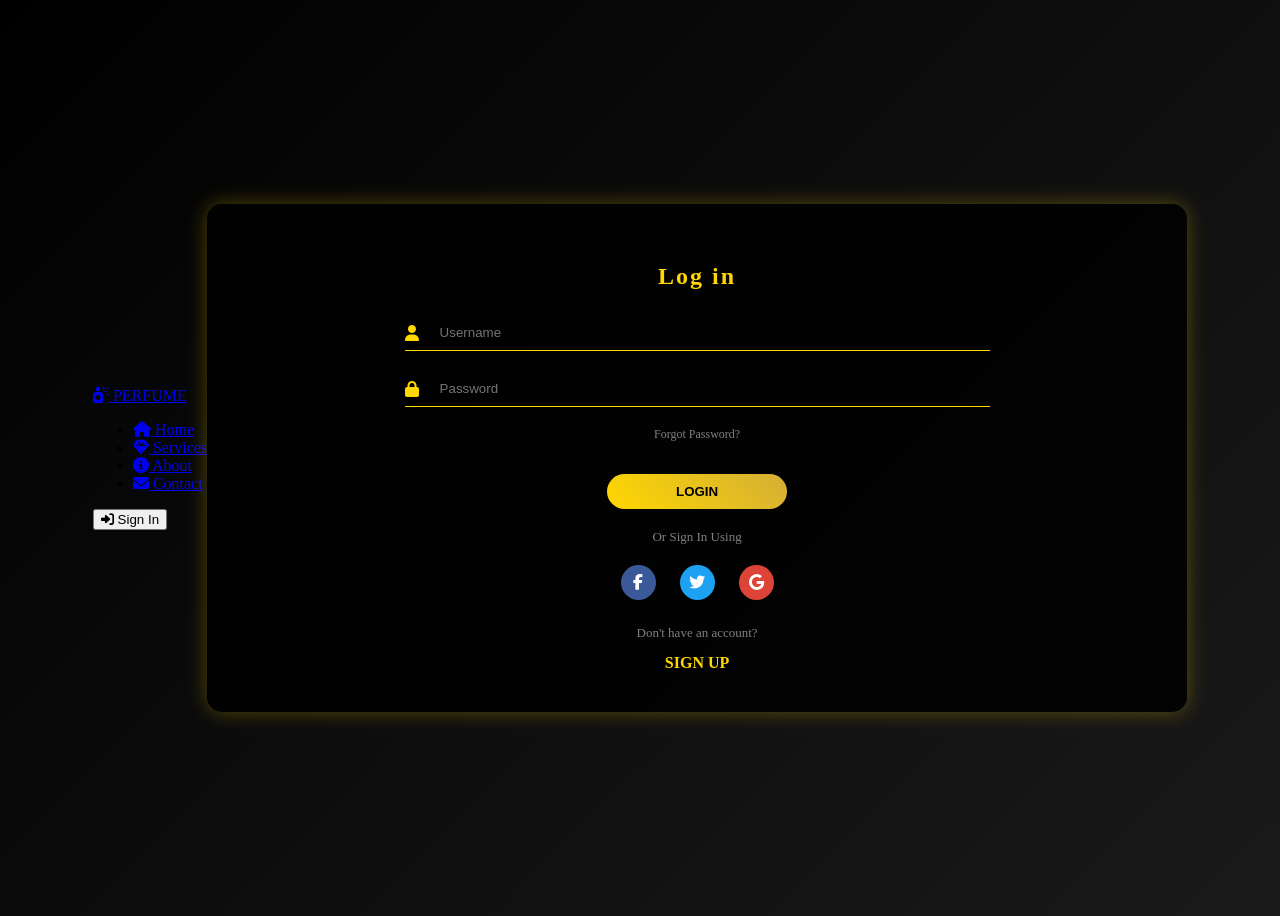
<file: index00.html>
<!DOCTYPE html>
<html lang="en">
<head>
  <meta charset="UTF-8">
  <title>Luxury Login</title>

  <!-- Font Awesome -->
  <link rel="stylesheet" href="https://cdnjs.cloudflare.com/ajax/libs/font-awesome/6.5.0/css/all.min.css">

  <link rel="stylesheet" href="style00.css">
</head>
<body>
       <header>
    <nav class="navbar">
  
      <a href="#" class="logo">
        <i class="fa-solid fa-spray-can-sparkles"></i> PERFUME
      </a>
    
      <ul class="nav-links">
        <li><a href="index1.html"><i class="fa-solid fa-house"></i> Home</a></li>
        <li><a href="index.html"><i class="fa-solid fa-gem"></i>  Services</a></li>
        <li><a href="index000.html"><i class="fa-solid fa-circle-info"></i> About</a></li>
        <li><a href="index4.html"><i class="fa-solid fa-envelope"></i> Contact</a></li>
      </ul>
    
      <div class="auth-buttons">
        <a href="index00.html" class="btn-outline">
          <button class="btn-gold">
            <i class="fa-solid fa-right-to-bracket"></i> Sign In
          </button>
        </a>
        
        
      </div>
    
    </nav>
  </header>


<div class="container">
  <div class="login-box">

    <h2>Log in</h2>

    <!-- Username -->
    <div class="input-box">
      <i class="fa-solid fa-user"></i>
      <input type="text" placeholder="Username">
    </div>

    <!-- Password -->
    <div class="input-box">
      <i class="fa-solid fa-lock"></i>
      <input type="password" placeholder="Password">
      
    </div>

    <p class="forgot">Forgot Password?</p>

    <!-- Button -->
    <button class="login-btn">LOGIN</button>

    <p class="or">Or Sign In Using</p>

    <!-- Social -->
    <div class="social">
      <i class="fa-brands fa-facebook-f"></i>
      <i class="fa-brands fa-twitter"></i>
      <i class="fa-brands fa-google"></i>
    </div>

    <p class="signup-text">Don't have an account?</p>
    <a href="#" class="signup">SIGN UP</a>

  </div>
</div>

</body>
</html>
</file>
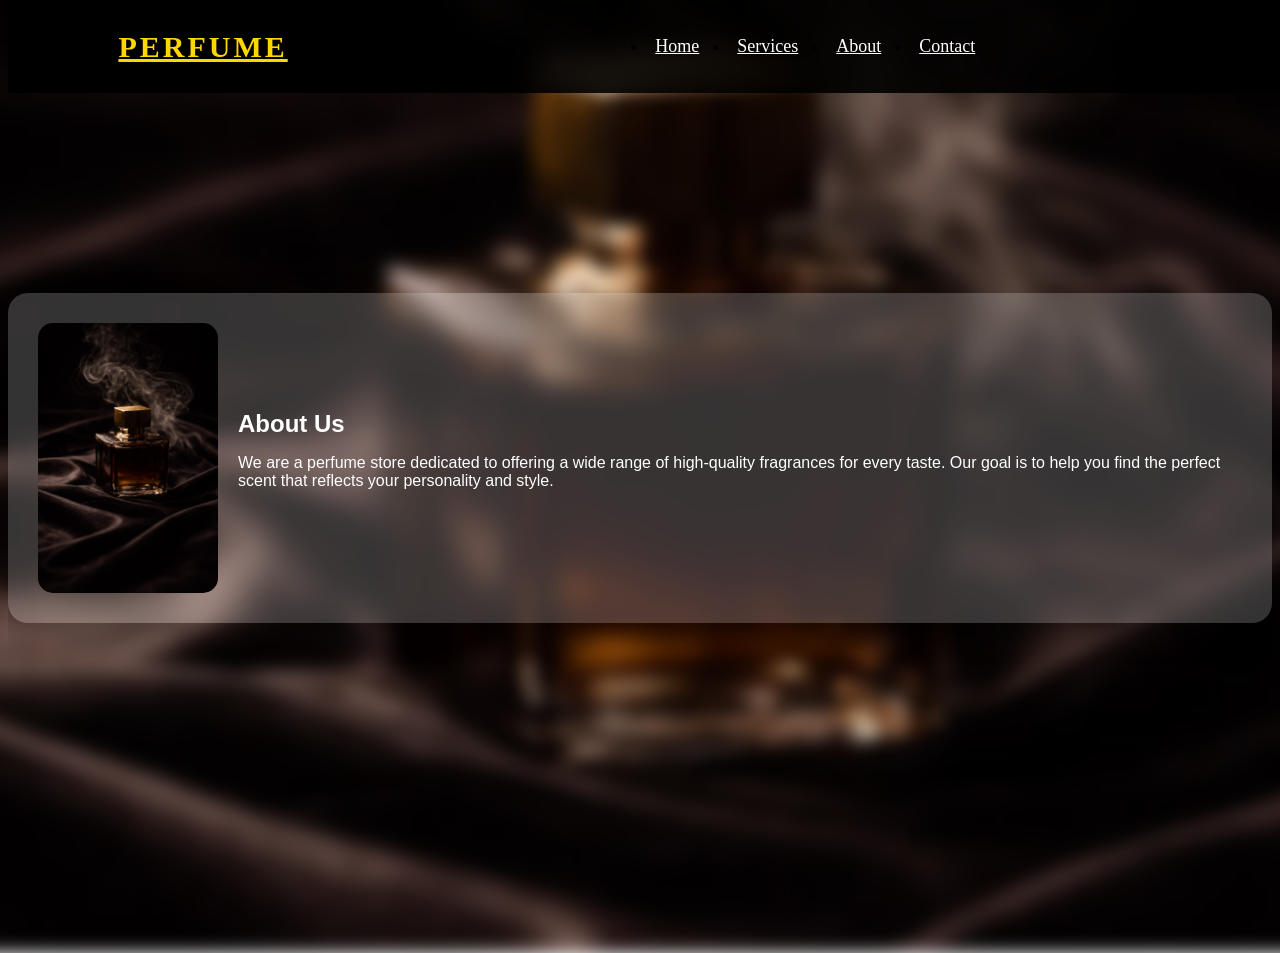
<file: index000.html>
<!DOCTYPE html>
<html>
<head>
    <link rel="stylesheet" href="styl000.css">
</head>
<body>
  <header>
    <nav class="navbar">
  
      <a href="#" class="logo">
        <i class="fa-solid fa-spray-can-sparkles"></i> PERFUME
      </a>
    
      <ul class="nav-links">
        <li><a href="index1.html"><i class="fa-solid fa-house"></i> Home</a></li>
        <li><a href="index.html"><i class="fa-solid fa-gem"></i>  Services</a></li>
        <li><a href="index000.html"><i class="fa-solid fa-circle-info"></i> About</a></li>
        <li><a href="index4.html"><i class="fa-solid fa-envelope"></i> Contact</a></li>
      </ul>
    
      <div class="auth-buttons">
        <a href="index00.html" class="btn-outline">
          <button class="btn-gold">
            <i class="fa-solid fa-right-to-bracket"></i> Sign In
          </button>
        </a>
        
        
      </div>
    
    </nav>
  </header>

<div class="aboutus">
<div class="aboutuspage"></div>


<div class="aboutuscontainer">


 
<img class="aboutusimage" src="kkk.jpeg">


<div style="color:white;">
  <h2 style="margin:0;">About Us</h2>
  <p>We are a perfume store dedicated to offering a wide range of high-quality 
    fragrances for every taste. Our goal is to help 
    you find the perfect scent that
    reflects your personality and style.</p>
</div>

</div>
</div>

</body>
</html>
</file>
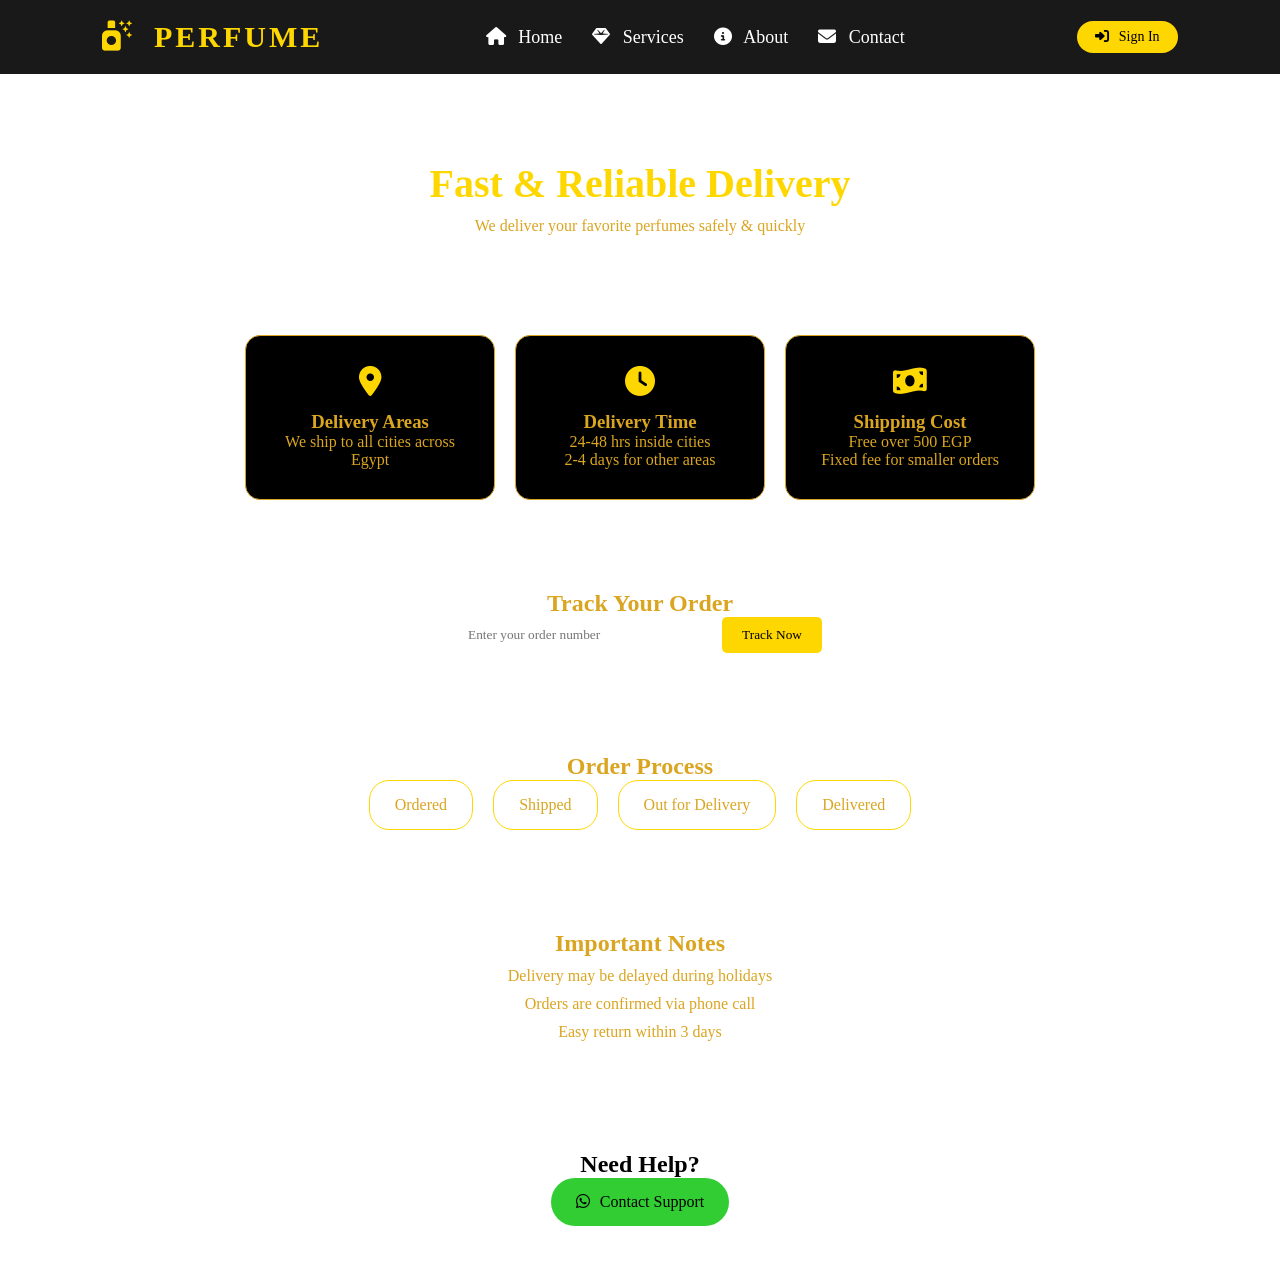
<file: index3.html>
<!DOCTYPE html>
<html lang="en">
<head>
    <meta charset="UTF-8">
    <title>Delivery</title>
    <link rel="stylesheet" href="style3.css">
    <link rel="stylesheet" href="https://cdnjs.cloudflare.com/ajax/libs/font-awesome/6.5.0/css/all.min.css">
</head>
<body>
          <header>
    <nav class="navbar">
  
      <a href="#" class="logo">
        <i class="fa-solid fa-spray-can-sparkles"></i> PERFUME
      </a>
    
      <ul class="nav-links">
        <li><a href="index1.html"><i class="fa-solid fa-house"></i> Home</a></li>
        <li><a href="index.html"><i class="fa-solid fa-gem"></i>  Services</a></li>
        <li><a href="index000.html"><i class="fa-solid fa-circle-info"></i> About</a></li>
        <li><a href="index4.html"><i class="fa-solid fa-envelope"></i> Contact</a></li>
      </ul>
    
      <div class="auth-buttons">
        <a href="index00.html" class="btn-outline">
          <button class="btn-gold">
            <i class="fa-solid fa-right-to-bracket"></i> Sign In
          </button>
        </a>
        
        
      </div>
    
    </nav>
  </header>

    <section class="header">
        <h1>Fast & Reliable Delivery</h1>
        <p>We deliver your favorite perfumes safely & quickly</p>
    </section>
    <section class="cards">
      <div class="card">
            <i class="fas fa-map-marker-alt"></i>
            <h3>Delivery Areas</h3>
            <p>We ship to all cities across Egypt</p>
       </div>
        <div class="card">
            <i class="fas fa-clock"></i>
            <h3>Delivery Time</h3>
            <p>24-48 hrs inside cities<br>2-4 days for other areas</p>
        </div>
        <div class="card">
            <i class="fas fa-money-bill-wave"></i>
            <h3>Shipping Cost</h3>
            <p>Free over 500 EGP<br>Fixed fee for smaller orders</p>
        </div>
    </section>
    <section class="track">
        <h2>Track Your Order</h2>
        <input type="text" placeholder="Enter your order number">
        <button>Track Now</button>
    </section>
    <section class="timeline">
        <h2>Order Process</h2>
        <div class="steps">
            <div class="step">Ordered</div>
            <div class="step">Shipped</div>
            <div class="step">Out for Delivery</div>
            <div class="step">Delivered</div>
        </div>
    </section>
    <section class="notes">
        <h2>Important Notes</h2>
        <ul>
            <li>Delivery may be delayed during holidays</li>
            <li>Orders are confirmed via phone call</li>
            <li>Easy return within 3 days</li>
        </ul>
    </section>
    <section class="contact">
        <h2>Need Help?</h2>
        <button class="whatsapp">
        <i class="fab fa-whatsapp"></i> Contact Support
        </button>
    </section>

</body>
</html>
</file>
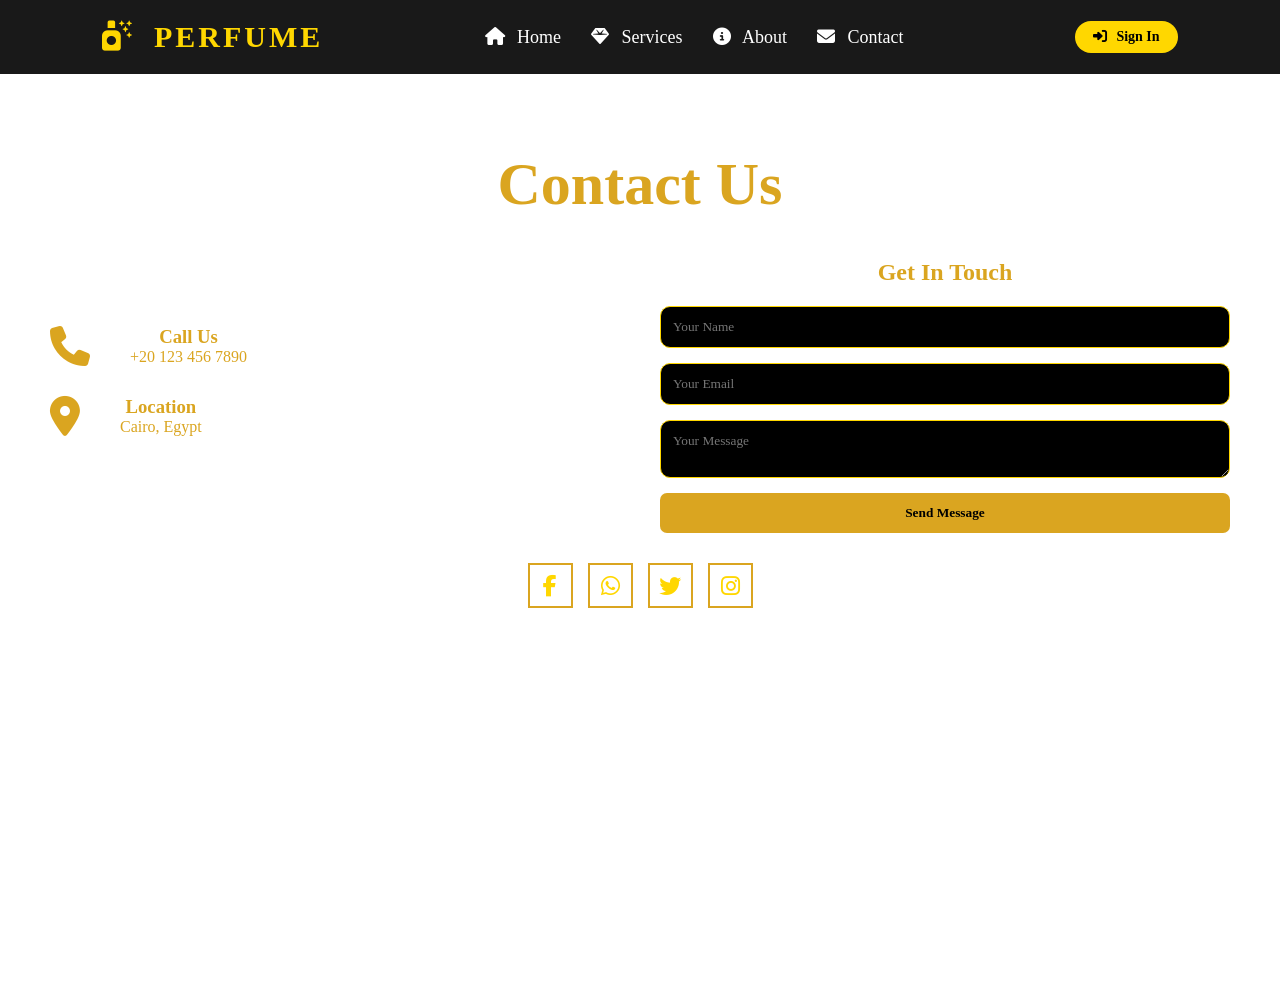
<file: index4.html>
<!DOCTYPE html>

<html>
<head>
  <meta http-equiv="CONTENT-TYPE" content="text/html; charset=UTF-8">
  <title>Contact Page</title>
  <link rel="stylesheet" href="style4.css">
  <link rel="stylesheet" href="https://cdnjs.cloudflare.com/ajax/libs/font-awesome/6.4.0/css/all.min.css">
</head>
<body>
         <header>
    <nav class="navbar">
  
      <a href="#" class="logo">
        <i class="fa-solid fa-spray-can-sparkles"></i> PERFUME
      </a>
    
      <ul class="nav-links">
        <li><a href="index1.html"><i class="fa-solid fa-house"></i> Home</a></li>
        <li><a href="index.html"><i class="fa-solid fa-gem"></i>  Services</a></li>
        <li><a href="index000.html"><i class="fa-solid fa-circle-info"></i> About</a></li>
        <li><a href="index4.html"><i class="fa-solid fa-envelope"></i> Contact</a></li>
      </ul>
    
      <div class="auth-buttons">
        <a href="index00.html" class="btn-outline">
          <button class="btn-gold">
            <i class="fa-solid fa-right-to-bracket"></i> Sign In
          </button>
        </a>
        
        
      </div>
    
    </nav>
  </header>

  <section class="contact">

  <h1>Contact Us</h1>

  <div class="container">
  <div class="info">
   <div class="box">
   <i class="fas fa-phone"></i>
         <div>
    <h3>Call Us</h3>
    <p>+20 123 456 7890</p>
         </div>
            </div>

   <div class="box">
   <i class="fas fa-map-marker-alt"></i>
          <div>
    <h3>Location</h3>
     <p>Cairo, Egypt</p>
          </div>
          </div>
        </div>
        <div class="form">
            <h2>Get In Touch</h2>
        <form>
             <input type="text" placeholder="Your Name" required>
             <input type="email" placeholder="Your Email" required>
             <textarea placeholder="Your Message"></textarea>
             <button type="submit">Send Message</button>
        </form>
        </div>
    </div>
    <div class="social">
        <i class="fab fa-facebook-f"></i>
        <i class="fab fa-whatsapp"></i>
        <i class="fab fa-twitter"></i>
        <i class="fab fa-instagram"></i>
    </div>
</section>
</body>
</html>
</file>
<file: style00.css>
body{
    height:100vh;
    display:flex;
    justify-content:center;
    align-items:center;
    background: linear-gradient(135deg, #000000, #1a1a1a);
  }
  
  /* container */
  .login-box{
    background: rgba(0, 0, 0, 0.85);
    padding:40px;
    width: 900px;
    border-radius:15px;
    text-align:center;
    box-shadow: 0 0 20px rgba(255, 215, 0, 0.3);
  }
  
  /* title */
  .login-box h2{
    color:gold;
    margin-bottom:25px;
    letter-spacing:2px;
  }
  
  /* inputs */
  .input-box{
    position:relative;
    margin:20px 0;
  }
  
  .input-box i{
    position:absolute;

    top:50%;
    transform:translateY(-50%);
    color:gold;
  }
  
  .input-box input{
    width:60%;
    padding:10px 10px 10px 35px;
    border:none;
    border-bottom:1px solid gold;
    background:transparent; 
    color:white;
    outline:none;
  }
  
  /* forgot */
  .forgot{
    font-size:12px;
    color:gray;
    cursor:pointer;
  }
  
  /* button */
  .login-btn{
    margin-top:20px;
    width:20%;
    padding:10px;
    border:none;
    border-radius:25px;
    background: linear-gradient(45deg, gold, #d4af37);
    color:black;
    font-weight:bold;
    cursor:pointer;
    transition:0.3s;
  }
  
  .login-btn:hover{
    transform: scale(1.05);
    box-shadow: 0 0 10px gold;
  }
  
  /* text */
  .or{
    margin:20px 0 10px;
    font-size:13px;
    color:gray;
  }
  
  /* social */
  .social i{
    margin:10px;
    width:35px;
    height:35px;
    line-height:35px;
    border-radius:50%;
    color:white;
    cursor:pointer;
  }
  .social i:hover{
    transform: scale(1.05);
    box-shadow: 0 0 10px gold;
    
  }
  
  /* colors */
  .fa-facebook-f{
    background:#3b5998;
  }
  
  .fa-twitter{
    background:#1da1f2;
  }
  
  .fa-google{
    background:#db4437;
  }
  
  /* signup */
  .signup-text{
    margin-top:15px;
    color:gray;
    font-size:13px;
  }
  
  .signup{
    display:block;
    margin-top:5px;
    color:gold;
    text-decoration:none;
    font-weight:bold;
  }
  
  .signup:hover{
    text-decoration:underline;
  }
</file>
<file: styl000.css>
.aboutus{margin:0;
     font-family:Arial; 
     height:100vh; 
  display:flex;
   justify-content:center;
  align-items:center;
   overflow:hidden;}


      .aboutuspage{
    position:absolute;
width:100%;
height:100%;
background-image:url('kkk.jpeg');
background-size:cover;
background-position:center;
filter:blur(8px);
transform:scale(1.1);
   }


   .aboutusimage{
    width:180px;
border-radius:15px;
   }
   .aboutuscontainer{
    position:relative;
background:rgba(255,255,255,0.2);
backdrop-filter: blur(10px);
padding:30px;
border-radius:20px;
display:flex;
align-items:center;
gap:20px;
box-shadow:0 10px 30px rgba(0,0,0,0.3);
   }
   
  /* Navbar */
  .navbar{
    display:flex;
    justify-content:space-between;
    align-items:center;
    padding:20px 8%;
    background: rgba(0, 0, 0, 0.9);
    backdrop-filter: blur(10px);
    position: fixed;
    width:100%;
    top:0;
    z-index:1000;
  }
  
  /* Logo */
  .logo{
    color:gold;
    font-size:30px;
    letter-spacing:3px;
    font-weight:bold;
    transition:0.3s;
  }
  .logo:hover{
    color:white; 
  }
  
  /* Links */
  .nav-links{
    display:flex;
    gap:30px;
    
  }
  
  .nav-links a{
    color:white;
    font-size:18px;
    position:relative;
    transition:0.3s;
  }
  
  /* Underline animation */
  .nav-links a::after{
    content:"";
    position:absolute;
    left:0;
    bottom:-5px;
    width:0%;
    height:2px;
    background:gold;
    transition:0.3s;
  }
  
  .nav-links a:hover{
    color:gold;

  }
  
  .nav-links a:hover::after{
    width:100%;
  }
  
  /* Buttons */
  .auth-buttons{
    display:flex;
  }
  
  .auth-buttons button{
    margin-left:10px;
    padding:8px 18px;
    border-radius:20px;
    cursor:pointer;
    transition:0.3s;
    font-size:14px;
  }
  
  
  
  /* Gold button */
  .btn-gold{
    background:gold;
    border:none;
    color:black;
  }
  
  .btn-gold:hover{
    background:white;
    transform: scale(1.05);
    box-shadow: 0 0 10px gold;
  }
  .nav-links a i{
    margin-right:8px;
  }
  
  .logo i{
    margin-right:8px;
  }
  
  button i{
    margin-right:6px;
  }
</file>
<file: style3.css>
* {
    margin: 0;
    padding: 0;
    box-sizing: border-box;
    font-family: Arial, sans-serif;
}

body {
    background-image: url("https://zefirka.club/uploads/posts/2022-09/thumbs/1664235778_1-zefirka-club-p-cherno-zolotistii-fon-1.jpg");
     background-repeat: no-repeat;
  background-size: cover;
  background-position: center;
    color: goldenrod;
    text-align: center;
}

.header {
     margin-top: 100px;
    padding: 60px 20px;
}

.header h1 {
    color: gold;
    font-size: 40px;
}

.header p {
    margin-top: 10px;
    color: goldenrod;
}

.cards {
    display: flex;
    justify-content: center;
    gap: 20px;
    padding: 40px;
    flex-wrap: wrap;
}

.card {
    background: black;
    border: 1px solid goldenrod;
    border-radius: 15px;
    padding: 30px;
    width: 250px;
    transition: 0.3s;
}

.card i {
    font-size: 30px;
    color: gold;
    margin-bottom: 15px;
}

.card:hover {
    transform: translateY(-10px);
    box-shadow: 0 0 15px gold;
}

.track {
    padding: 50px;
}

.track input {
    padding: 10px;
    width: 250px;
    border: none;
    border-radius: 5px;
    margin-right: 10px;
}

.track button {
    padding: 10px 20px;
    background: gold;
    border: none;
    cursor: pointer;
    border-radius: 5px;
}

.track button:hover {
    background: goldenrod;
}

.timeline {
    padding: 50px;
}

.steps {
    display: flex;
    justify-content: center;
    gap: 20px;
    flex-wrap: wrap;
}

.step {
    padding: 15px 25px;
    border: 1px solid gold;
    border-radius: 20px;
    transition: 0.3s;
}

.step:hover {
    background: gold;
    color: black;
}

.notes {
    padding: 50px;
}

.notes ul {
    list-style: none;
}

.notes li {
    margin: 10px 0;
    color: goldenrod;
}

.contact {
    padding: 50px;
    color: black;
}

.whatsapp {
    background: limegreen;
    border: none;
    padding: 15px 25px;
    border-radius: 30px;
    color: black;
    font-size: 16px;
    cursor: pointer;
    transition: 0.3s;
}

.whatsapp:hover {
    transform: scale(1.1);
}
*{
    margin:0;
    padding:0;
    box-sizing:border-box;
    list-style:none;
    text-decoration:none;
    font-family: 'Georgia', serif;
  }
  
  /* Navbar */
  .navbar{
    display:flex;
    justify-content:space-between;
    align-items:center;
    padding:20px 8%;
    background: rgba(0, 0, 0, 0.9);
    backdrop-filter: blur(10px);
    position: fixed;
    width:100%;
    top:0;
    z-index:1000;
  }
  
  /* Logo */
  .logo{
    color:gold;
    font-size:30px;
    letter-spacing:3px;
    font-weight:bold;
    transition:0.3s;
  }
  .logo:hover{
    color:white; 
  }
  
  /* Links */
  .nav-links{
    display:flex;
    gap:30px;
    
  }
  
  .nav-links a{
    color:white;
    font-size:18px;
    position:relative;
    transition:0.3s;
  }
  
  /* Underline animation */
  .nav-links a::after{
    content:"";
    position:absolute;
    left:0;
    bottom:-5px;
    width:0%;
    height:2px;
    background:gold;
    transition:0.3s;
  }
  
  .nav-links a:hover{
    color:gold;

  }
  
  .nav-links a:hover::after{
    width:100%;
  }
  
  /* Buttons */
  .auth-buttons{
    display:flex;
  }
  
  .auth-buttons button{
    margin-left:10px;
    padding:8px 18px;
    border-radius:20px;
    cursor:pointer;
    transition:0.3s;
    font-size:14px;
  }
  
  
  
  /* Gold button */
  .btn-gold{
    background:gold;
    border:none;
    color:black;
  }
  
  .btn-gold:hover{
    background:white;
    transform: scale(1.05);
    box-shadow: 0 0 10px gold;
  }
  .nav-links a i{
    margin-right:8px;
  }
  
  .logo i{
    margin-right:8px;
  }
  
  button i{
    margin-right:6px;
  }
</file>
<file: style4.css>
body{
  margin: 0;
  min-height: 100vh;
  font-family: Arial;
  background-image: url("https://i.pinimg.com/736x/35/d5/3e/35d53ea17647da2edb5da7b5e07be29d.jpg");
  background-repeat: no-repeat;
  background-size: cover;
  background-position: center
}
.contact{
   margin-top: 100px;
  padding: 50px;
  text-align: center;
}
.contact h1{
  font-size: 60px;
  color: goldenrod;
  margin-bottom: 40px;
}
.container{
  display: flex;
  justify-content: center;
  align-items: center;
  gap: 40px;
  flex-wrap: wrap;
}
.info {
  flex: 1;
}
.box{
  display: flex;
  align-items: center;
  margin-bottom: 30px;
  color: goldenrod;
  gap: 20px;
}
.box i{
  font-size: 40px;
  color: goldenrod;
  margin-right: 20px;
}
.form{
  flex: 1;
}
.form h2{
  color: goldenrod;
  margin-bottom: 20px;
}
form{
  display: flex;
  flex-direction: column;
}
form input,form textarea{
  margin-bottom: 15px;
  padding: 12px;
  border: 1px solid black;
  background: black;
  color: gold;
  border-radius: 10px;
  transition: 0.3s;
}
form textarea,form input{
  margin-bottom: 15px;
  padding: 12px;
  border: 1px solid gold;
  color: white;
  border-radius: 10px;
  transition: 0.3s;
}
form input:focus,form textarea:focus{
  border-color: goldenrod;
  outline: none;
}
button{
  background: goldenrod;
  border: none;
  border-radius: 7px;
  padding: 12px;
  cursor: pointer;
  color: black;
  font-weight: bold;
  transition: 0.3s;
}
button:hover{
  background: goldenrod;
  transform: scale(1.05);
}
.social{
  margin-top: 30px;
  color: goldenrod;
  display: flex;
  justify-content: center;
  gap: 15px;
}
.social i{
  font-size: 22px;
  width: 45px;
  height: 45px;
  display: flex;
  align-items: center;
  justify-content: center;
  border: 2px solid goldenrod;
  border-redius: 50%;
  color: gold;
  transition: 0.3s;
}
.social i:hover{
  background: gold;
  color: black;
  transform: scale(1.1);
}
*{
    margin:0;
    padding:0;
    box-sizing:border-box;
    list-style:none;
    text-decoration:none;
    font-family: 'Georgia', serif;
  }
  
  /* Navbar */
  .navbar{
    display:flex;
    justify-content:space-between;
    align-items:center;
    padding:20px 8%;
    background: rgba(0, 0, 0, 0.9);
    backdrop-filter: blur(10px);
    position: fixed;
    width:100%;
    top:0;
    z-index:1000;
  }
  
  /* Logo */
  .logo{
    color:gold;
    font-size:30px;
    letter-spacing:3px;
    font-weight:bold;
    transition:0.3s;
  }
  .logo:hover{
    color:white; 
  }
  
  /* Links */
  .nav-links{
    display:flex;
    gap:30px;
    
  }
  
  .nav-links a{
    color:white;
    font-size:18px;
    position:relative;
    transition:0.3s;
  }
  
  /* Underline animation */
  .nav-links a::after{
    content:"";
    position:absolute;
    left:0;
    bottom:-5px;
    width:0%;
    height:2px;
    background:gold;
    transition:0.3s;
  }
  
  .nav-links a:hover{
    color:gold;

  }
  
  .nav-links a:hover::after{
    width:100%;
  }
  
  /* Buttons */
  .auth-buttons{
    display:flex;
  }
  
  .auth-buttons button{
    margin-left:10px;
    padding:8px 18px;
    border-radius:20px;
    cursor:pointer;
    transition:0.3s;
    font-size:14px;
  }
  
  
  
  /* Gold button */
  .btn-gold{
    background:gold;
    border:none;
    color:black;
  }
  
  .btn-gold:hover{
    background:white;
    transform: scale(1.05);
    box-shadow: 0 0 10px gold;
  }
  .nav-links a i{
    margin-right:8px;
  }
  
  .logo i{
    margin-right:8px;
  }
  
  button i{
    margin-right:6px;
  }
</file>
